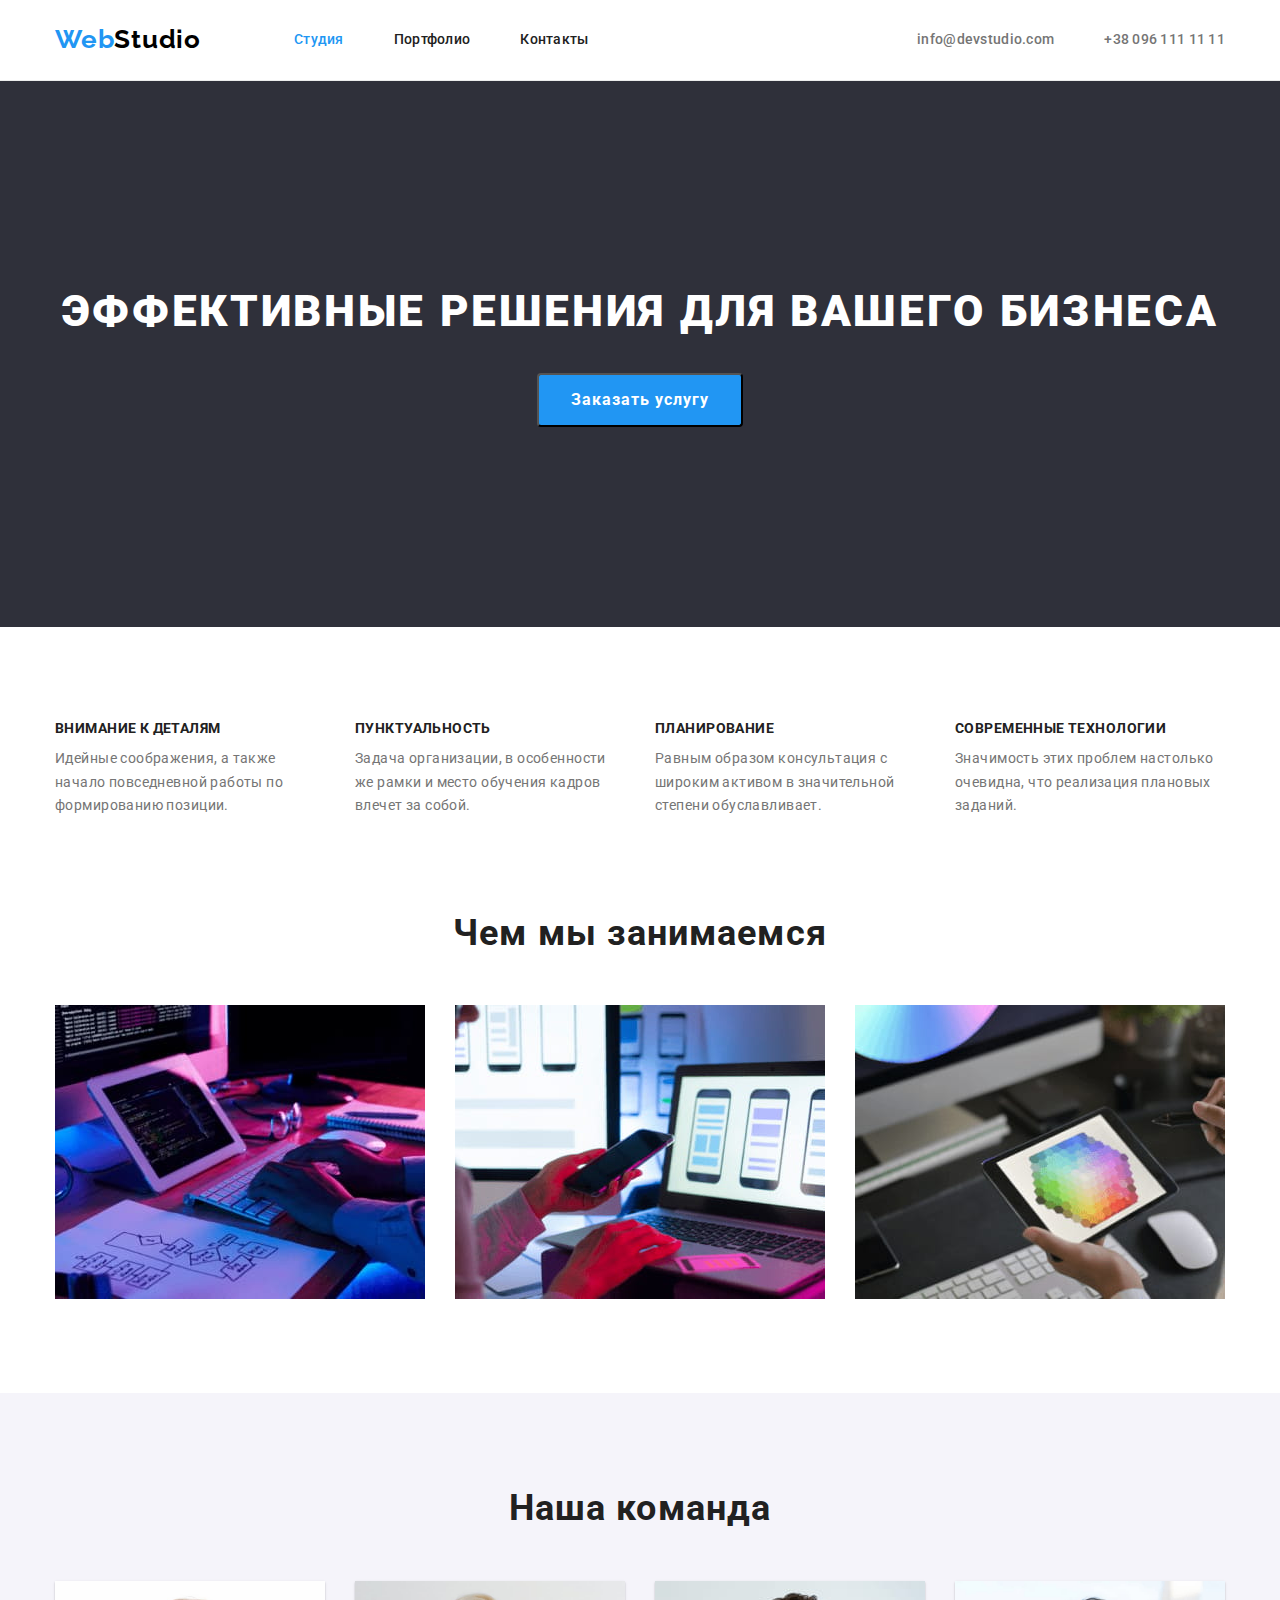
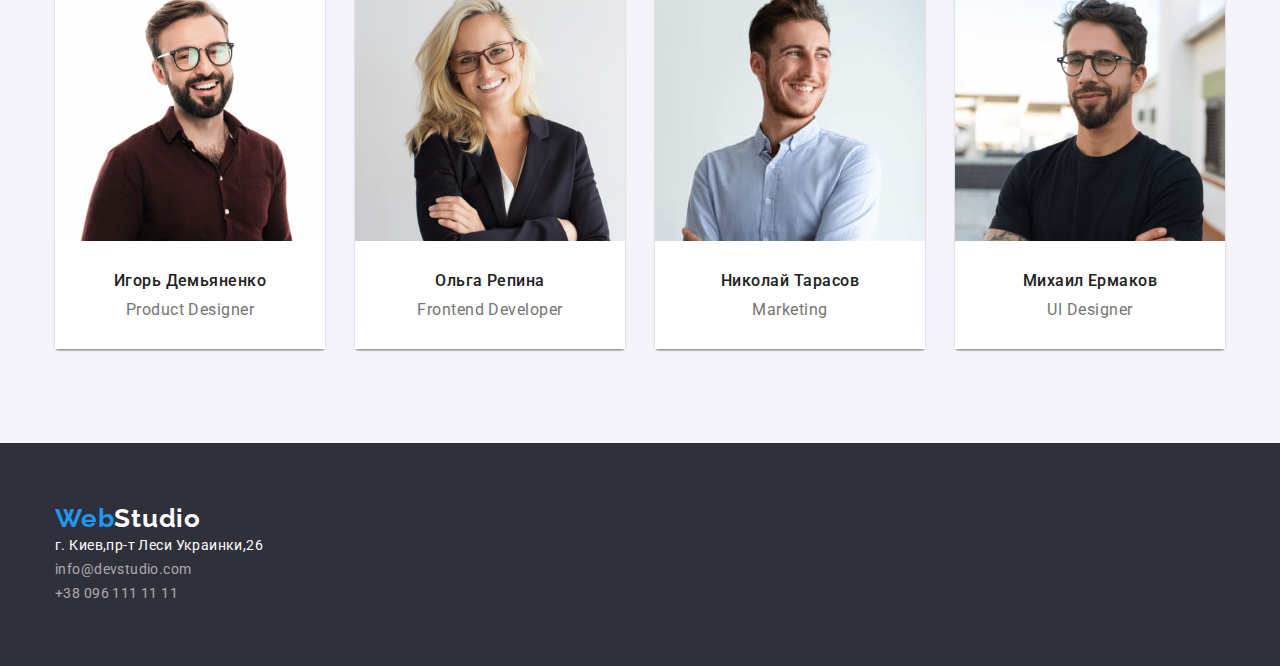
<file: index.html>
<!DOCTYPE html>
<html lang="ru">
  <head>
    <meta charset="UTF-8" />
    <meta http-equiv="X-UA-Compatible" content="IE=edge" />
    <meta name="viewport" content="width=device-width, initial-scale=1.0" />
    <link
      rel="stylesheet"
      href="https://cdnjs.cloudflare.com/ajax/libs/modern-normalize/1.1.0/modern-normalize.min.css"
    />

    <link rel="stylesheet" href="./css/styles.css" />

    <link rel="preconnect" href="https://fonts.googleapis.com" />
    <link rel="preconnect" href="https://fonts.gstatic.com" crossorigin />

    <link
      href="https://fonts.googleapis.com/css2?family=Raleway:wght@700&family=Roboto:wght@400;500;700;900&display=swap"
      rel="stylesheet"
    />

    <title>Студия</title>
  </head>
  <body>
    <header class="page-header">
      <div class="conteiner main-nav">
        <a href="index.html" class="logo">
          <span class="logo-text">Web</span>Studio
        </a>
        <nav class="navigation">
          <ul class="site-nav">
            <li class="item">
              <a href="index.html" class="link link-text">Студия</a>
            </li>
            <li class="item">
              <a href="portfolio.html" class="link">Портфолио</a>
            </li>
            <li class="item"><a href="footer" class="link">Контакты</a></li>
          </ul>
        </nav>
        <ul class="nav">
          <li class="item">
            <a href="mailto:info@devstudio.com" class="link-name"
              >info@devstudio.com</a
            >
          </li>
          <li class="item">
            <a href="tel:+380961111111" class="link-name">+38 096 111 11 11</a>
          </li>
        </ul>
      </div>
    </header>
    <main>
      <section class="hero">
        <h1 class="section-text">Эффективные решения для вашего бизнеса</h1>
        <button type="button" class="section-button">Заказать услугу</button>
      </section>
      <section class="section">
        <div class="conteiner">
          <ul class="title-link">
            <li class="section-title-list">
              <h3 class="title-list">Внимание к деталям</h3>
              <p class="title-text">
                Идейные соображения, а также начало повседневной работы по
                формированию позиции.
              </p>
            </li>
            <li class="section-title-list">
              <h3 class="title-list">Пунктуальность</h3>
              <p class="title-text">
                Задача организации, в особенности же рамки и место обучения
                кадров влечет за собой.
              </p>
            </li>
            <li class="section-title-list">
              <h3 class="title-list">Планирование</h3>
              <p class="title-text">
                Равным образом консультация с широким активом в значительной
                степени обуславливает.
              </p>
            </li>
            <li class="section-title-list">
              <h3 class="title-list">Современные технологии</h3>
              <p class="title-text">
                Значимость этих проблем настолько очевидна, что реализация
                плановых заданий.
              </p>
            </li>
          </ul>
        </div>
      </section>
      <section class="section">
        <div class="conteiner">
          <h2 class="title">Чем мы занимаемся</h2>
          <ul class="metier">
            <li class="metier-list">
              <img src="images/photo1.jpg" alt="Написание кода" width="370" />
            </li>
            <li class="metier-list">
              <img
                src="images/photo2.jpg"
                alt="Работа с ноутбуком"
                width="370"
              />
            </li>
            <li class="metier-list">
              <img
                src="images/photo3.jpg"
                alt="Планшет с изображением "
                width="370"
              />
            </li>
          </ul>
        </div>
      </section>
      <section class="information-content section">
        <div class="conteiner">
          <h2 class="dream-team">Наша команда</h2>
          <ul class="dream-link">
            <li class="dream-list">
              <img src="images/photo4.jpg" alt="Участник команды" width="270" />
              <div class="dream-list-foot">
                <h3 class="name-list">Игорь Демьяненко</h3>
                <p class="profession-list">Product Designer</p>
              </div>
            </li>
            <li class="dream-list">
              <img
                src="images/photo5.jpg"
                alt="Участница команды"
                width="270"
              />
              <div class="dream-list-foot">
                <h3 class="name-list">Ольга Репина</h3>
                <p class="profession-list">Frontend Developer</p>
              </div>
            </li>
            <li class="dream-list">
              <img src="images/photo6.jpg" alt="Участник команды" width="270" />
              <div class="dream-list-foot">
                <h3 class="name-list">Николай Тарасов</h3>
                <p class="profession-list">Marketing</p>
              </div>
            </li>
            <li class="dream-list">
              <img src="images/photo7.jpg" alt="Участник команды" width="270" />
              <div class="dream-list-foot">
                <h3 class="name-list">Михаил Ермаков</h3>
                <p class="profession-list">UI Designer</p>
              </div>
            </li>
          </ul>
        </div>
      </section>
    </main>
    <footer class="footer-text">
      <div class="conteiner">
        <a href="/" class="logo">
          <span class="logo-text">Web</span
          ><span class="logo-text-footer">Studio</span>
        </a>
        <address>
          <ul>
            <li class="address-name">г. Киев,пр-т Леси Украинки,26</li>
            <li>
              <a href="mailto:info@devstudio.com" class="link-list"
                >info@devstudio.com</a
              >
            </li>
            <li>
              <a href="tel:+380961111111" class="link-list"
                >+38 096 111 11 11</a
              >
            </li>
          </ul>
        </address>
      </div>
    </footer>
  </body>
</html>
</file>
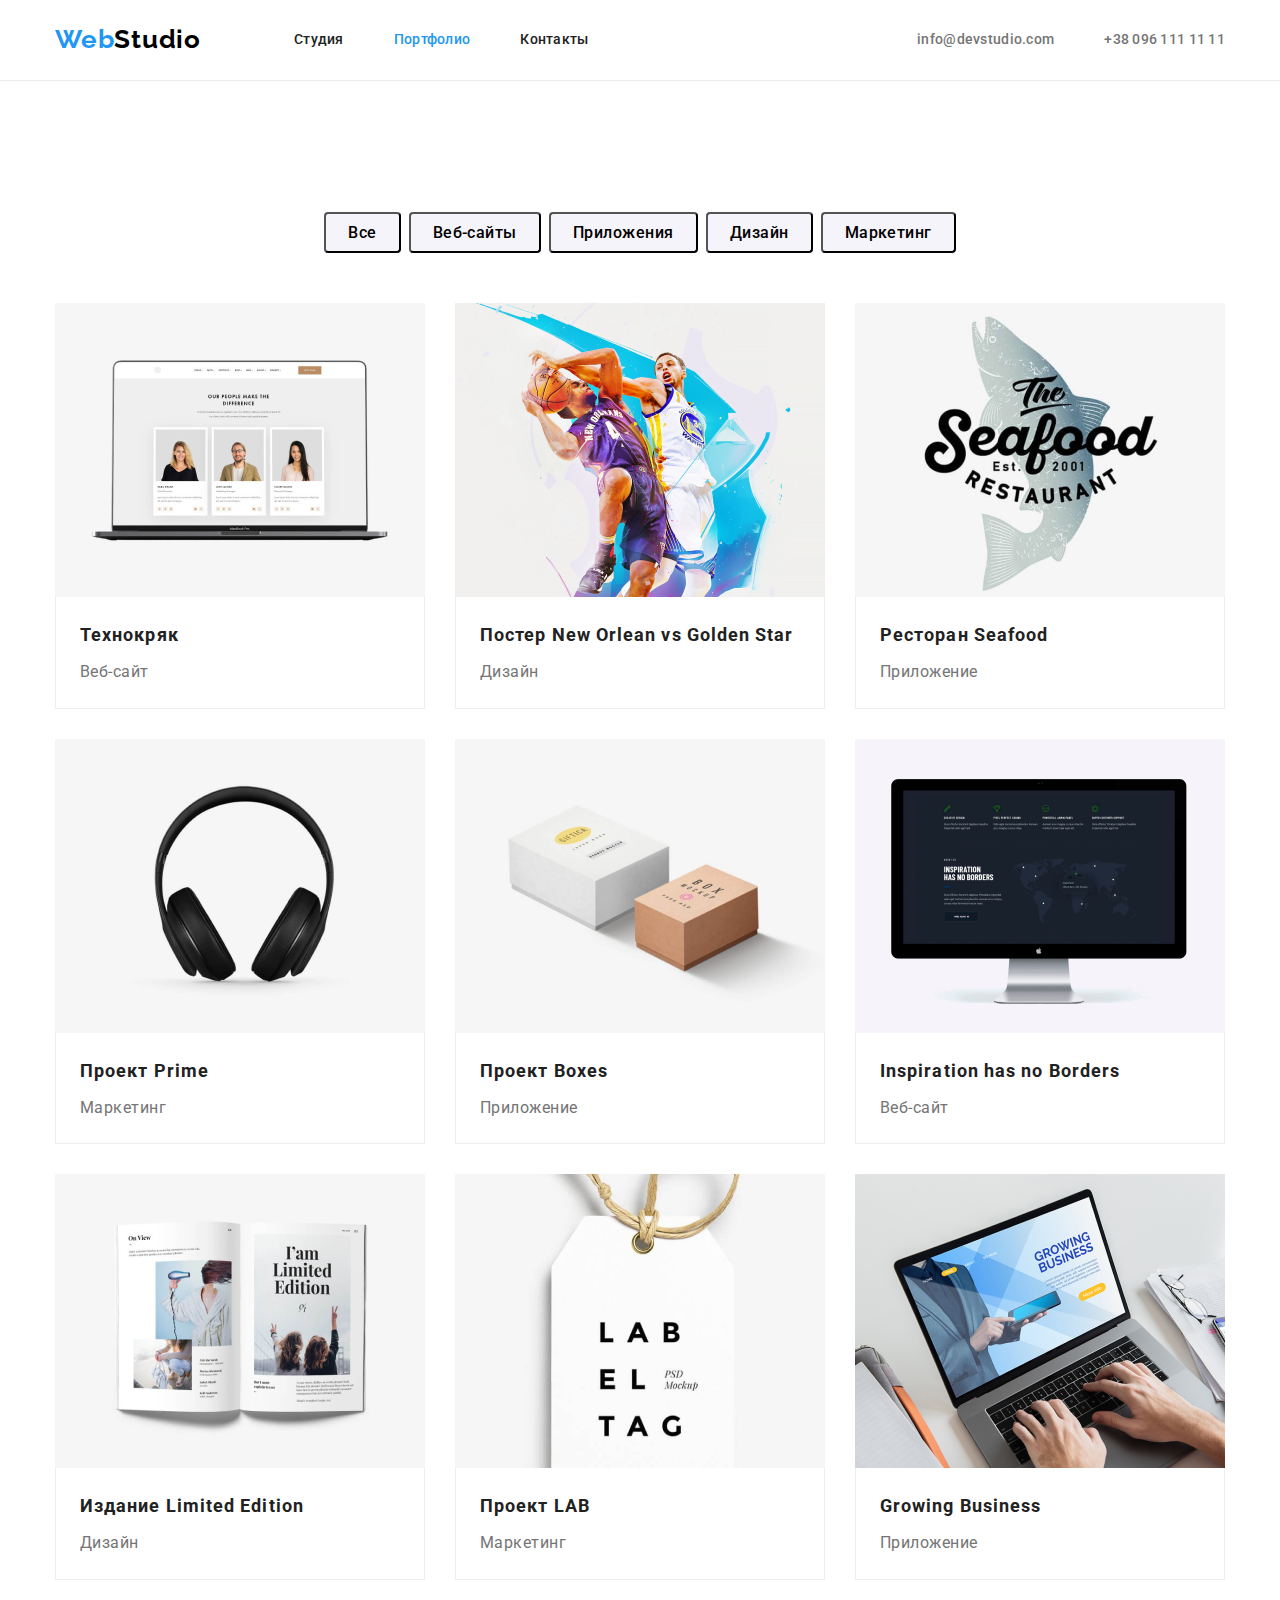
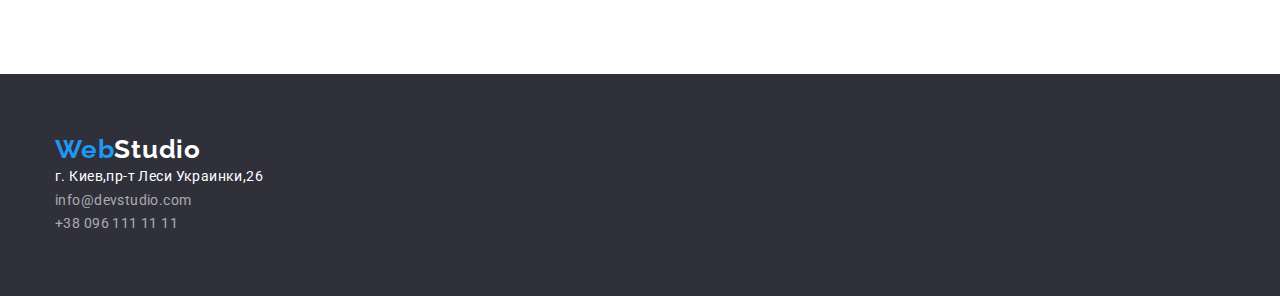
<file: portfolio.html>
<!DOCTYPE html>
<html lang="ru">
  <head>
    <meta charset="UTF-8" />
    <meta http-equiv="X-UA-Compatible" content="IE=edge" />
    <meta name="viewport" content="width=device-width, initial-scale=1.0" />
    <link
      rel="stylesheet"
      href="https://cdnjs.cloudflare.com/ajax/libs/modern-normalize/1.1.0/modern-normalize.min.css"
    />

    <link rel="stylesheet" href="./css/styles.css" />

    <link rel="preconnect" href="https://fonts.googleapis.com" />
    <link rel="preconnect" href="https://fonts.gstatic.com" crossorigin />
    <link
      href="https://fonts.googleapis.com/css2?family=Raleway:wght@700&family=Roboto:wght@400;500;700;900&display=swap"
      rel="stylesheet"
    />
    <title>Портфолио</title>
  </head>
  <body>
    <header class="page-header">
      <div class="conteiner main-nav">
        <a href="portfolio.html" class="logo">
          <span class="logo-text">Web</span>Studio
        </a>
        <nav class="navigation">
          <ul class="site-nav">
            <li class="item"><a href="index.html" class="link">Студия</a></li>
            <li class="item">
              <a href="portfolio.html" class="link link-text">Портфолио</a>
            </li>
            <li class="item"><a href="#" class="link">Контакты</a></li>
          </ul>
        </nav>
        <ul class="nav">
          <li class="item">
            <a href="mailto:info@devstudio.com" class="link-name"
              >info@devstudio.com</a
            >
          </li>
          <li class="item">
            <a href="tel:+380961111111" class="link-name">+38 096 111 11 11</a>
          </li>
        </ul>
      </div>
    </header>
    <main>
      <section class="section">
        <div class="conteiner">
          <h1 class="portfolio">portfolio</h1>
          <ul class="work-nav">
            <li class="work-link-list">
              <button type="button" class="work-link">Все</button>
            </li>
            <li class="work-link-list">
              <button type="button" class="work-link">Веб-сайты</button>
            </li>
            <li class="work-link-list">
              <button type="button" class="work-link">Приложения</button>
            </li>
            <li class="work-link-list">
              <button type="button" class="work-link">Дизайн</button>
            </li>
            <li class="work-link-list">
              <button type="button" class="work-link">Маркетинг</button>
            </li>
          </ul>
          <ul class="work-list">
            <li class="work-list-content">
              <a>
                <img
                  src="images/img1.png"
                  alt="Картинка Веб-сайта"
                  width="370"
                />
                <div class="work-list-foot">
                  <h2 class="projects-title">Технокряк</h2>
                  <p class="projects-text">Веб-сайт</p>
                </div>
              </a>
            </li>
            <li class="work-list-content">
              <a>
                <img src="images/img2.png" alt="Постер" width="370" />
                <div class="work-list-foot">
                  <h2 class="projects-title">
                    Постер New Orlean vs Golden Star
                  </h2>
                  <p class="projects-text">Дизайн</p>
                </div>
              </a>
            </li>
            <li class="work-list-content">
              <a>
                <img
                  src="images/img3.png"
                  alt="Логотип ресторана"
                  width="370"
                />
                <div class="work-list-foot">
                  <h2 class="projects-title">Ресторан Seafood</h2>
                  <p class="projects-text">Приложение</p>
                </div>
              </a>
            </li>
            <li class="work-list-content">
              <a>
                <img src="images/img4.png" alt="Проект" width="370" />
                <div class="work-list-foot">
                  <h2 class="projects-title">Проект Prime</h2>
                  <p class="projects-text">Маркетинг</p>
                </div>
              </a>
            </li>
            <li class="work-list-content">
              <a>
                <img src="images/img5.png" alt="Две коробки" width="370" />
                <div class="work-list-foot">
                  <h2 class="projects-title">Проект Boxes</h2>
                  <p class="projects-text">Приложение</p>
                </div>
              </a>
            </li>
            <li class="work-list-content">
              <a>
                <img src="images/img6.png" alt="Экран с сайтом" width="370" />
                <div class="work-list-foot">
                  <h2 class="projects-title">Inspiration has no Borders</h2>
                  <p class="projects-text">Веб-сайт</p>
                </div>
              </a>
            </li>
            <li class="work-list-content">
              <a>
                <img src="images/img7.png" alt="Книга" width="370" />
                <div class="work-list-foot">
                  <h2 class="projects-title">Издание Limited Edition</h2>
                  <p class="projects-text">Дизайн</p>
                </div>
              </a>
            </li>
            <li class="work-list-content">
              <a>
                <img src="images/img8.png" alt="Бирка" width="370" />
                <div class="work-list-foot">
                  <h2 class="projects-title">Проект LAB</h2>
                  <p class="projects-text">Маркетинг</p>
                </div>
              </a>
            </li>
            <li class="work-list-content">
              <a>
                <img src="images/img9.png" alt="Рабочий ноутбук" width="370" />
                <div class="work-list-foot">
                  <h2 class="projects-title">Growing Business</h2>
                  <p class="projects-text">Приложение</p>
                </div>
              </a>
            </li>
          </ul>
        </div>
      </section>
    </main>
    <footer class="footer-text">
      <div class="conteiner">
        <a href="/" class="logo">
          <span class="logo-text">Web</span
          ><span class="logo-text-footer">Studio</span>
        </a>
        <address>
          <ul>
            <li class="address-name">г. Киев,пр-т Леси Украинки,26</li>
            <li>
              <a href="mailto:info@devstudio.com" class="link-list"
                >info@devstudio.com</a
              >
            </li>
            <li>
              <a href="tel:+380961111111" class="link-list"
                >+38 096 111 11 11</a
              >
            </li>
          </ul>
        </address>
      </div>
    </footer>
  </body>
</html>
</file>
<file: css/styles.css>
body {
  font-family: var(--main-font);
  color: var(--axcent-color);
  background-color: var(--bg-color);
}
h1, h2, h3, h4, h5, h6{
  margin-top: 0;
  margin-bottom: 0;
}

img{
  display: block;
}

ul {
  margin: 0;
  padding: 0;
  list-style: none;
  list-style-type: none;
}

p{
  margin-top: 0;
  margin-bottom: 0;
}

a{
  text-decoration: none;
}

button {
  cursor: pointer;
  display: inline-block;
}
/* page header */

.page-header{
  border-bottom: 1px solid var(--border-color-header);
}

.main-nav {
  display: flex;
  align-items: center;
}

/* conteiner */
.conteiner{
  margin-left: auto;
  margin-right: auto;
  padding-left: 15px;
  padding-right: 15px;
  width: 1200px;
  /* outline: 3px solid red; */
}

/* Logo */
.logo {
  font-family: var(--title-font);
  color: var(--logo);

  font-weight: 700;
  font-size: 26px;
  line-height: 1.2;
  letter-spacing: 0.03em;
}

.logo-text {
  color: var(--hover);
}

.logo-text-footer {
  color: var(--add-color);
}

:root {
  --main-font: Roboto, sans-serif;
  --title-font: Raleway, sans-serif;
  --text-color: #757575;
  --axcent-color: #212121;
  --footer-color: #2f303a;
  --bg-color: #ffffff;
  --hover: #2196f3;
  --focus: rgb(255, 0, 0);
  --vanish-color: rgba(255, 255, 255, 0.6);
  --add-color: #ffffff;
  --add-bg-color: #f5f4fa;
  --bg-button : #188CE8;
  --bg-button-filter: #F5F4FA;
  --border-color: #EEEEEE;
  --border-color-header: #ECECEC;
  --logo: #000000;
}

/* nav */

.navigation{
  margin-left: 93px;
}

.site-nav{
  display: flex;
}

.site-nav .item + .item{
  margin-left: 50px;
}


.site-nav .link {
  display: block;
  padding-top: 32px;
  padding-bottom: 32px;

  font-weight: 500;
  font-size: 14px;
  line-height: 1.14;
  letter-spacing: 0.02em;
  color: var(--axcent-color);
}

.site-nav .link-text{
  color: var(--hover);
}

.nav{
  display: flex;
  margin-left: auto;
}


.nav .item + .item{
  margin-left: 50px;
}

.nav .link-name {
  display: block;
  padding-top: 32px;
  padding-bottom: 32px;

  font-weight: 500;
  font-size: 14px;
  line-height: 1.14;
  letter-spacing: 0.02em;
  color: var(--text-color);
}

.site-nav .link:hover {
  color: var(--hover);
}

.site-nav .link:focus {
  color: var(--hover);
}

.nav .link-name:hover {
  color: var(--hover);
}

.nav .link-name:focus {
  color: var(--hover);
}

/* main */

.section{
  padding-top: 94px;
  padding-bottom: 94px;
}

.section:nth-child(2){
  padding-bottom: 0;
}

/* Hero */

.hero{
  color: var(--add-color);
  background-color: var(--footer-color);
  
  text-align: center;
  padding: 200px 0;
}

.section-text {
margin-bottom: 30px;

  font-weight: 900;
  font-size: 44px;
  line-height: 1.4;

  letter-spacing: 0.06em;
  text-transform: uppercase;

  color: var(--add-color);
}

.section-button {
  font-weight: 700;
  font-size: 16px;
  line-height: 1.9;

  padding: 10px 32px;

  border-radius: 4px;

  display: inline-block;
  align-items: center;
  text-align: center;
  letter-spacing: 0.06em;

  color: var(--add-color);
  background-color: var(--hover);
}

.section-button:hover{
  background-color: var(--bg-button);
}

.section-button:focus {
  background-color: var(--bg-button);
}

/* section title */

.title-link{
  display: flex;
  flex-wrap: wrap;
}

.title-link .section-title-list + .section-title-list{
  margin-left: 30px;
}

.section-title-list{
  width: 270px;
}

.title-list {
  font-weight: 700;
  font-size: 14px;
  line-height: 1.14;
  letter-spacing: 0.03em;
  text-transform: uppercase;
  margin-bottom: 10px;
}

.title-text {
  margin-top: 0;
  margin-bottom: 0;
  font-size: 14px;
  line-height: 1.7;
  letter-spacing: 0.03em;

  color: var(--text-color);
}

/* section metier */

.title {
margin-bottom: 50px;

  font-weight: 700;
  font-size: 36px;
  line-height: 1.2;
  text-align: center;
  letter-spacing: 0.03em;
}

.metier{
  display: flex;
  flex-wrap: wrap;
}

.metier .metier-list + .metier-list{
  margin-left: 30px;
}

/* section information */

.information-content {
  background-color: var(--add-bg-color);
}

.dream-team {
margin-bottom: 50px;

  font-weight: 700;
  font-size: 36px;
  line-height: 1.2;
  text-align: center;
  letter-spacing: 0.03em;
}

.dream-link{
  display: flex;
  flex-wrap: wrap;
}

.dream-link .dream-list + .dream-list{
  margin-left: 30px;
}

.dream-list{
  box-shadow: 0px 1px 3px rgba(0, 0, 0, 0.12),
  0px 1px 1px rgba(0, 0, 0, 0.14),
  0px 2px 1px rgba(0, 0, 0, 0.2);
  border-radius: 0px 0px 4px 4px;
}

/* .dream-list img{
  display: block;
} */

.dream-list-foot{
  text-align: center;
  padding-top: 30px;
  padding-bottom: 30px;

  background-color: var(--add-color);
}

.dream-list-foot .name-list{
  margin-bottom: 10px;
}

.name-list {
  font-weight: 500;
  font-size: 16px;
  line-height: 1.2;

  letter-spacing: 0.03em;
}

.profession-list {
  font-size: 16px;
  line-height: 1.2;

  letter-spacing: 0.03em;

  color: var(--text-color);
}

/* Portfolio */

.portfolio{
  color: rgba(0, 0, 0, 0%);
}

.work-nav {
  display: flex;
  margin-bottom: 50px;
  justify-content: center;
}

.work-link {
  padding: 6px 22px;
  
  font-weight: 500;
  font-size: 16px;
  line-height: 1.6;
  border-radius: 4px;

  letter-spacing: 0.03em;

  background-color: var(--bg-button-filter)
}

.work-nav .work-link-list + .work-link-list{
  margin-left: 8px;
}

.work-list{
  display: flex;
  flex-wrap: wrap;
}

.work-list-content{
  width: 370px;
  margin-right: 30px;
  margin-bottom: 30px;
}

/* .work-list-content img{
    display: block;
} */

.work-list-content:nth-child(3n){
  margin-right: 0;
}

.work-list-content:nth-last-child(-n+3){
  margin-bottom: 0;
}

.work-list-foot{
  padding: 20px 24px;
  border-right: 1px solid var(--border-color);
  border-left: 1px solid var(--border-color);
border-bottom: 1px solid var(--border-color);
}

.work-link:hover {
  color: var(--add-color);
  background-color: var(--hover);
}

.work-link:focus {
  color: var(--bg-color);
  background-color:var(--hover);
}

.projects-title {
  font-weight: 700;
  font-size: 18px;
  line-height: 2;
  margin-bottom: 4px;

  letter-spacing: 0.06em;
}

.projects-text {
  font-size: 16px;
  line-height: 1.9;

  letter-spacing: 0.03em;

  color: var(--text-color);
}

/* Footer */
address {
  font-style: normal;
}

.address-name {
  font-size: 14px;
  line-height: 1.7;

  letter-spacing: 0.03em;

  color: var(--add-color);
}
.link-list {
  font-size: 14px;
  line-height: 1.7;

  letter-spacing: 0.03em;

  color: var(--vanish-color);
}
.link-list:hover {
  color: var(--hover);
}

.link-list:focus {
  color: var(--hover);
}

.footer-text {
  padding: 60px 0;
  background-color: var(--footer-color);
}
</file>
